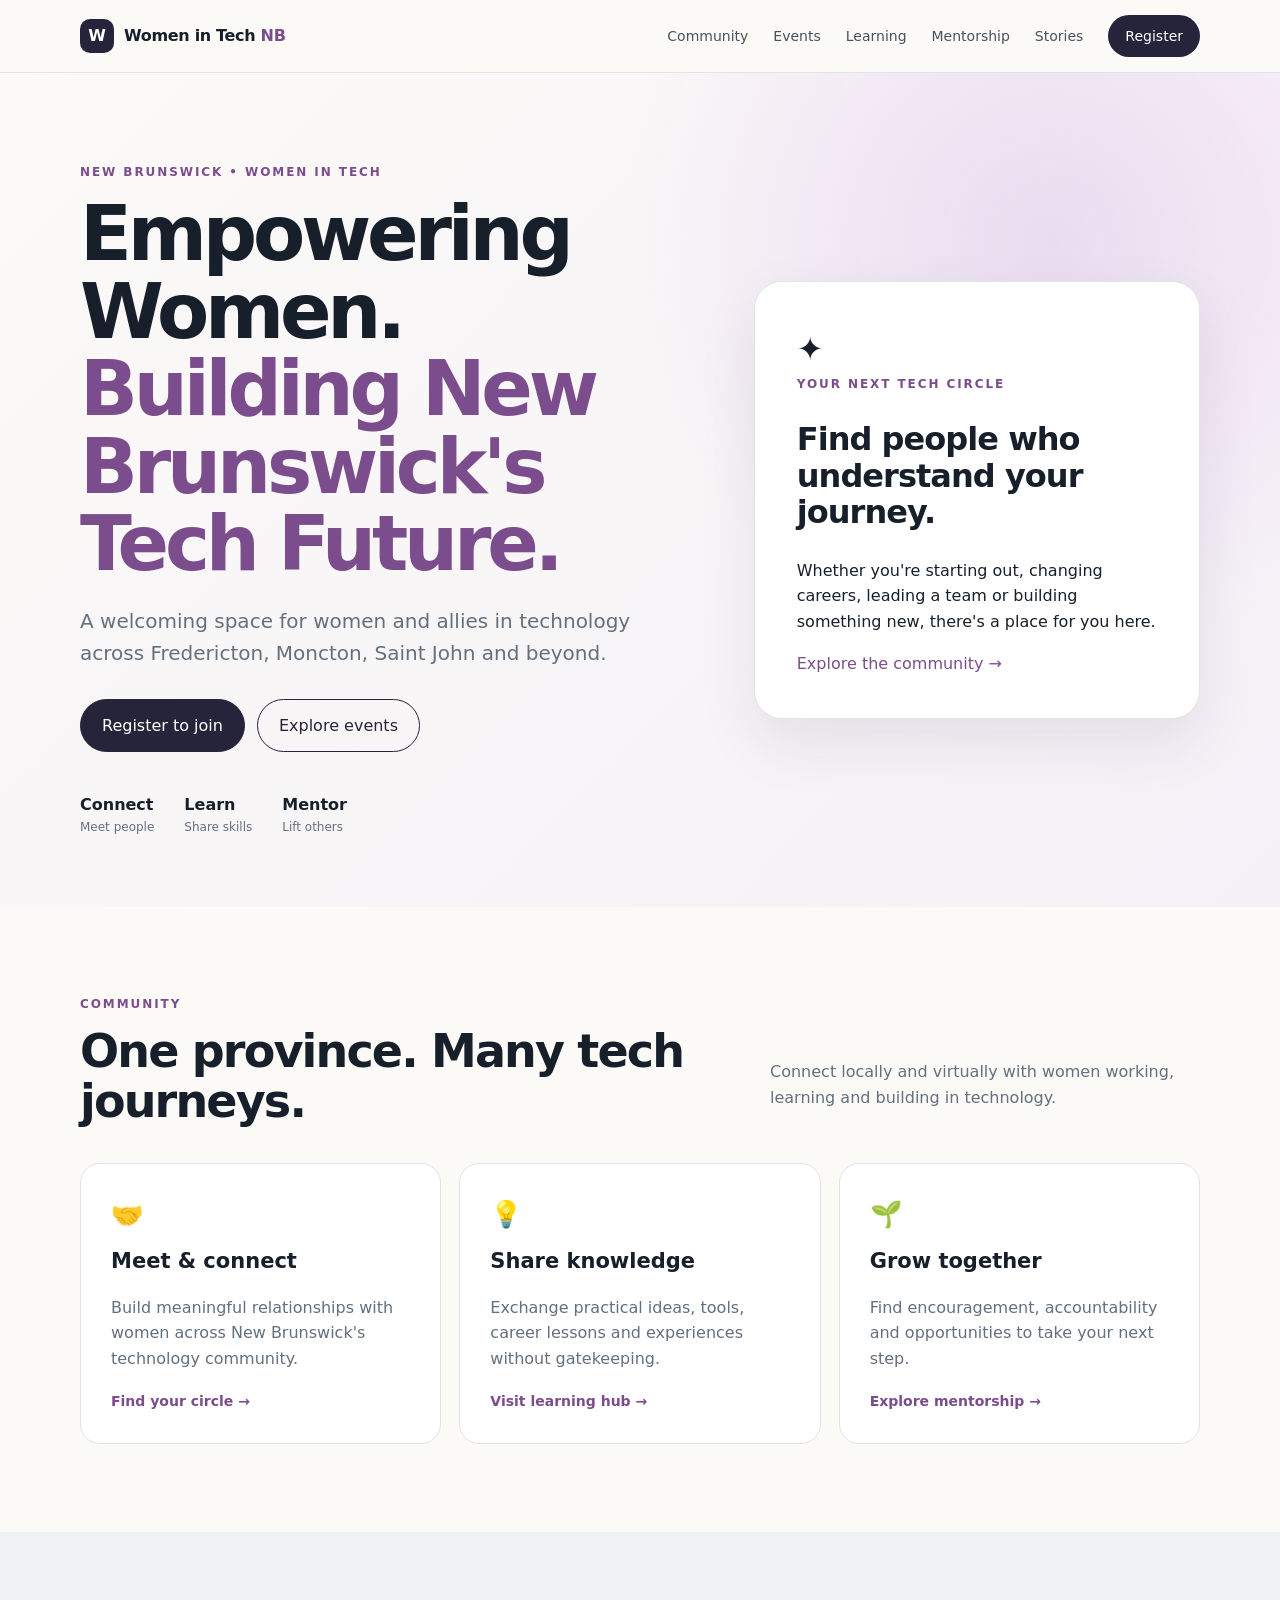
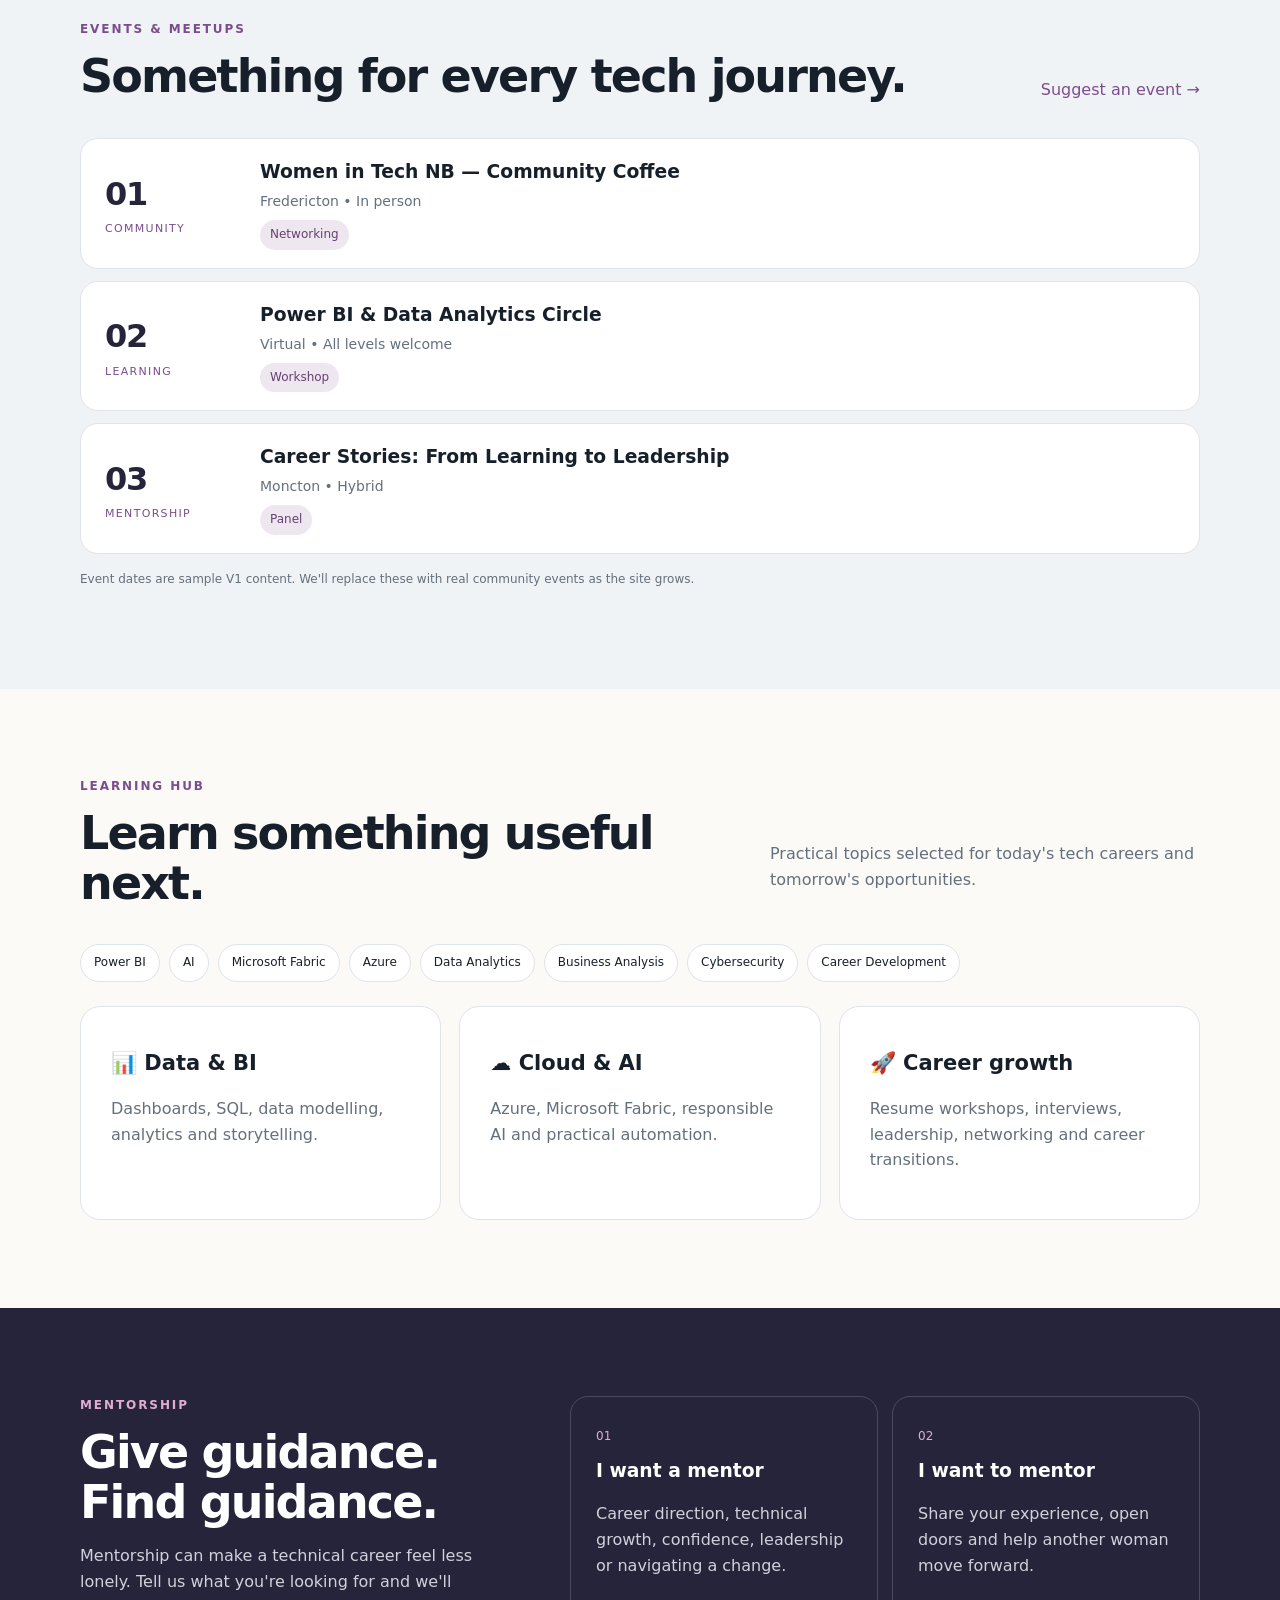
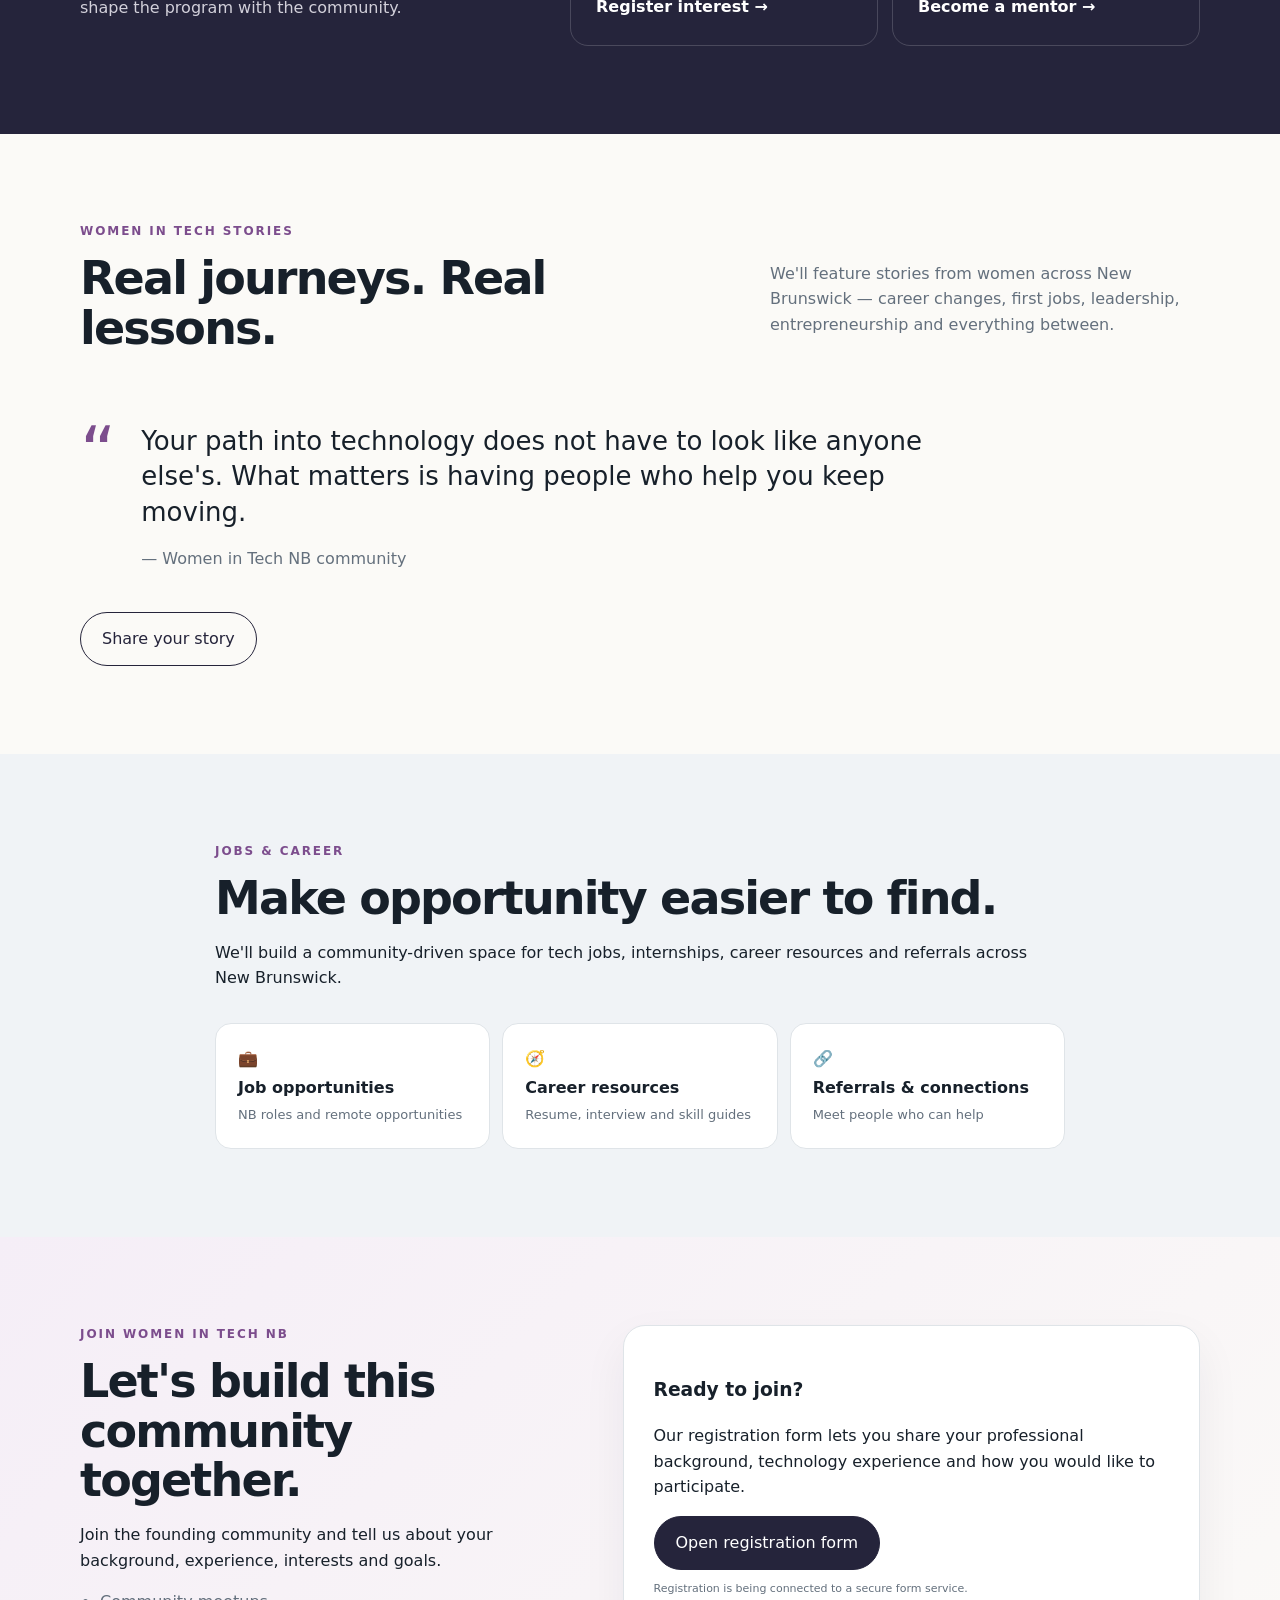
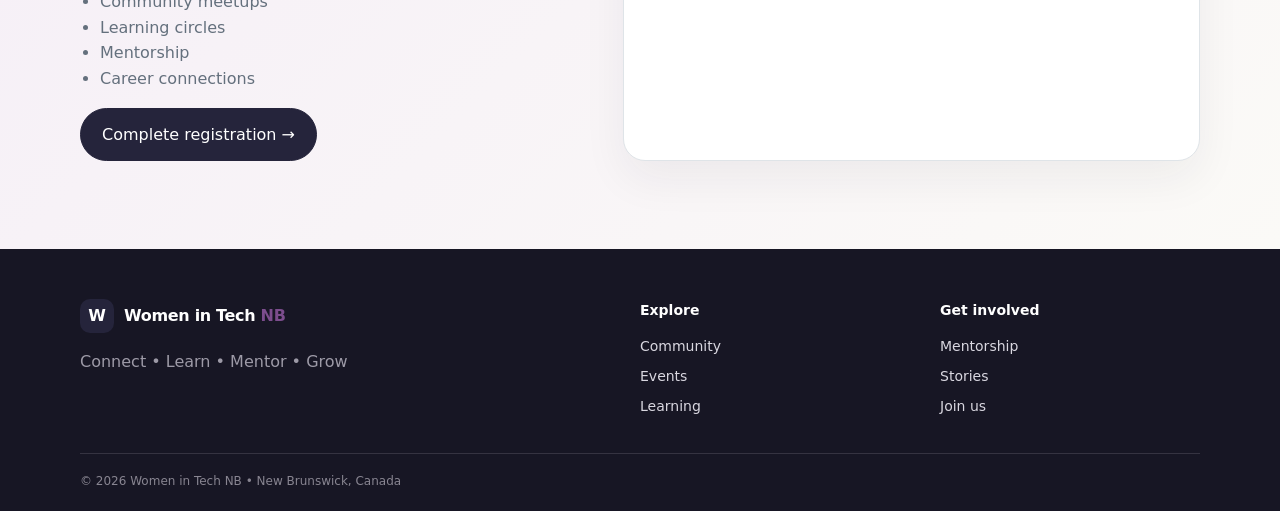
<file: index.html>
<!doctype html>
<html lang="en">
<head>
  <meta charset="utf-8">
  <meta name="viewport" content="width=device-width,initial-scale=1">
  <meta name="description" content="Women in Tech NB — connect, learn, mentor and grow across New Brunswick.">
  <title>Women in Tech NB | Empowering Women. Building New Brunswick's Tech Future.</title>
  <link rel="stylesheet" href="styles.css">
</head>
<body>
<header class="site-header">
  <div class="container nav-wrap">
    <a class="brand" href="#home" aria-label="Women in Tech NB home"><span class="brand-mark">W</span><span>Women in Tech <strong>NB</strong></span></a>
    <button class="menu-btn" aria-label="Open navigation" aria-expanded="false">☰</button>
    <nav id="nav">
      <a href="#community">Community</a><a href="#events">Events</a><a href="#learning">Learning</a><a href="#mentorship">Mentorship</a><a href="#stories">Stories</a><a class="nav-cta" href="registration.html">Register</a>
    </nav>
  </div>
</header>
<main>
<section id="home" class="hero">
  <div class="container hero-grid">
    <div>
      <p class="eyebrow">NEW BRUNSWICK • WOMEN IN TECH</p>
      <h1>Empowering Women.<br><span>Building New Brunswick's Tech Future.</span></h1>
      <p class="hero-copy">A welcoming space for women and allies in technology across Fredericton, Moncton, Saint John and beyond.</p>
      <div class="actions"><a class="button primary" href="registration.html">Register to join</a><a class="button secondary" href="#events">Explore events</a></div>
      <div class="mini-stats"><div><b>Connect</b><span>Meet people</span></div><div><b>Learn</b><span>Share skills</span></div><div><b>Mentor</b><span>Lift others</span></div></div>
    </div>
    <div class="hero-card">
      <div class="spark">✦</div>
      <p class="eyebrow">YOUR NEXT TECH CIRCLE</p>
      <h2>Find people who understand your journey.</h2>
      <p>Whether you're starting out, changing careers, leading a team or building something new, there's a place for you here.</p>
      <a href="#community" class="text-link">Explore the community →</a>
    </div>
  </div>
</section>
<section id="community" class="section">
  <div class="container">
    <div class="section-head"><div><p class="eyebrow">COMMUNITY</p><h2>One province. Many tech journeys.</h2></div><p>Connect locally and virtually with women working, learning and building in technology.</p></div>
    <div class="cards three">
      <article class="card"><span class="icon">🤝</span><h3>Meet & connect</h3><p>Build meaningful relationships with women across New Brunswick's technology community.</p><a href="registration.html">Find your circle →</a></article>
      <article class="card"><span class="icon">💡</span><h3>Share knowledge</h3><p>Exchange practical ideas, tools, career lessons and experiences without gatekeeping.</p><a href="#learning">Visit learning hub →</a></article>
      <article class="card"><span class="icon">🌱</span><h3>Grow together</h3><p>Find encouragement, accountability and opportunities to take your next step.</p><a href="#mentorship">Explore mentorship →</a></article>
    </div>
  </div>
</section>
<section id="events" class="section tinted">
  <div class="container">
    <div class="section-head"><div><p class="eyebrow">EVENTS & MEETUPS</p><h2>Something for every tech journey.</h2></div><a class="text-link" href="registration.html">Suggest an event →</a></div>
    <div class="events">
      <article class="event"><div class="date"><b>01</b><span>COMMUNITY</span></div><div><h3>Women in Tech NB — Community Coffee</h3><p>Fredericton • In person</p><span class="tag">Networking</span></div></article>
      <article class="event"><div class="date"><b>02</b><span>LEARNING</span></div><div><h3>Power BI & Data Analytics Circle</h3><p>Virtual • All levels welcome</p><span class="tag">Workshop</span></div></article>
      <article class="event"><div class="date"><b>03</b><span>MENTORSHIP</span></div><div><h3>Career Stories: From Learning to Leadership</h3><p>Moncton • Hybrid</p><span class="tag">Panel</span></div></article>
    </div>
    <p class="note">Event dates are sample V1 content. We'll replace these with real community events as the site grows.</p>
  </div>
</section>
<section id="learning" class="section">
  <div class="container">
    <div class="section-head"><div><p class="eyebrow">LEARNING HUB</p><h2>Learn something useful next.</h2></div><p>Practical topics selected for today's tech careers and tomorrow's opportunities.</p></div>
    <div class="chips"><span>Power BI</span><span>AI</span><span>Microsoft Fabric</span><span>Azure</span><span>Data Analytics</span><span>Business Analysis</span><span>Cybersecurity</span><span>Career Development</span></div>
    <div class="cards three learning-cards">
      <article class="card"><h3>📊 Data & BI</h3><p>Dashboards, SQL, data modelling, analytics and storytelling.</p></article>
      <article class="card"><h3>☁️ Cloud & AI</h3><p>Azure, Microsoft Fabric, responsible AI and practical automation.</p></article>
      <article class="card"><h3>🚀 Career growth</h3><p>Resume workshops, interviews, leadership, networking and career transitions.</p></article>
    </div>
  </div>
</section>
<section id="mentorship" class="section dark">
  <div class="container mentor-grid">
    <div><p class="eyebrow">MENTORSHIP</p><h2>Give guidance.<br>Find guidance.</h2><p>Mentorship can make a technical career feel less lonely. Tell us what you're looking for and we'll shape the program with the community.</p></div>
    <div class="mentor-options"><div><span>01</span><h3>I want a mentor</h3><p>Career direction, technical growth, confidence, leadership or navigating a change.</p><a href="registration.html">Register interest →</a></div><div><span>02</span><h3>I want to mentor</h3><p>Share your experience, open doors and help another woman move forward.</p><a href="registration.html">Become a mentor →</a></div></div>
  </div>
</section>
<section id="stories" class="section">
  <div class="container">
    <div class="section-head"><div><p class="eyebrow">WOMEN IN TECH STORIES</p><h2>Real journeys. Real lessons.</h2></div><p>We'll feature stories from women across New Brunswick — career changes, first jobs, leadership, entrepreneurship and everything between.</p></div>
    <article class="story"><div class="quote">“</div><div><p class="story-text">Your path into technology does not have to look like anyone else's. What matters is having people who help you keep moving.</p><p class="story-by">— Women in Tech NB community</p></div></article>
    <a class="button secondary" href="registration.html">Share your story</a>
  </div>
</section>
<section id="jobs" class="section tinted">
  <div class="container narrow"><p class="eyebrow">JOBS & CAREER</p><h2>Make opportunity easier to find.</h2><p>We'll build a community-driven space for tech jobs, internships, career resources and referrals across New Brunswick.</p><div class="career-grid"><div>💼 <b>Job opportunities</b><span>NB roles and remote opportunities</span></div><div>🧭 <b>Career resources</b><span>Resume, interview and skill guides</span></div><div>🔗 <b>Referrals & connections</b><span>Meet people who can help</span></div></div></div>
</section>
<section id="join" class="section join">
  <div class="container join-grid">
    <div><p class="eyebrow">JOIN WOMEN IN TECH NB</p><h2>Let's build this community together.</h2><p>Join the founding community and tell us about your background, experience, interests and goals.</p><ul><li>Community meetups</li><li>Learning circles</li><li>Mentorship</li><li>Career connections</li></ul><a class="button primary" href="registration.html">Complete registration →</a></div>
    <div class="form-card"><h3>Ready to join?</h3><p>Our registration form lets you share your professional background, technology experience and how you would like to participate.</p><a class="button primary" href="registration.html">Open registration form</a><small>Registration is being connected to a secure form service.</small></div>
  </div>
</section>
</main>
<footer><div class="container footer-grid"><div><a class="brand" href="#home"><span class="brand-mark">W</span><span>Women in Tech <strong>NB</strong></span></a><p>Connect • Learn • Mentor • Grow</p></div><div><b>Explore</b><a href="#community">Community</a><a href="#events">Events</a><a href="#learning">Learning</a></div><div><b>Get involved</b><a href="#mentorship">Mentorship</a><a href="#stories">Stories</a><a href="#join">Join us</a></div></div><div class="container copyright">© <span id="year"></span> Women in Tech NB • New Brunswick, Canada</div></footer>
<script src="script.js"></script>
</body>
</html>
</file>
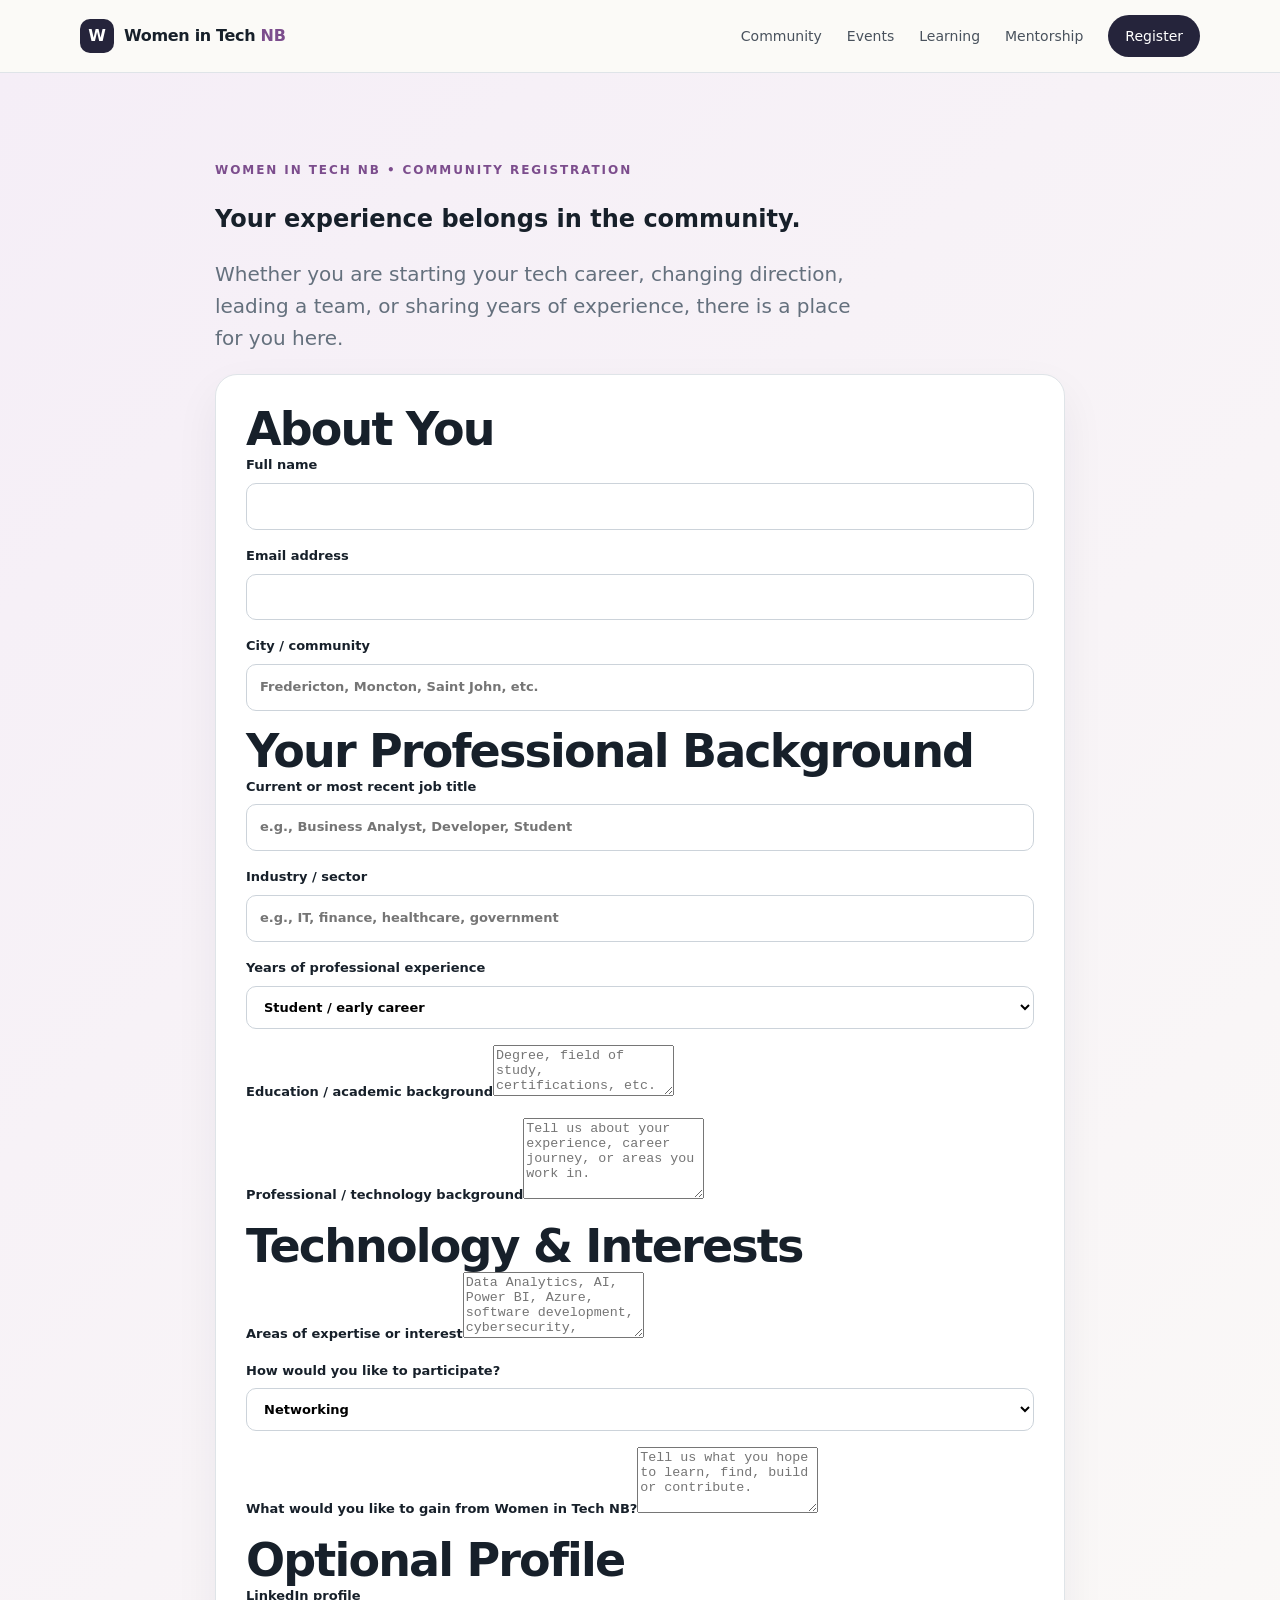
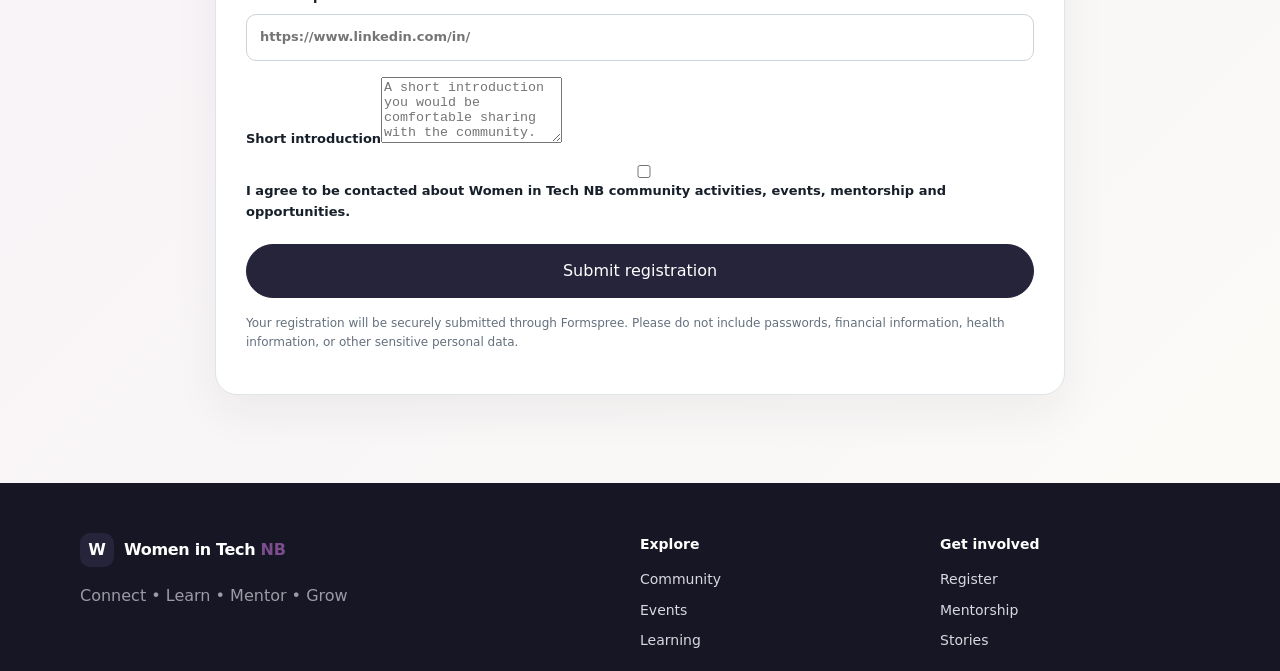
<file: registration.html>
<!doctype html>
<html lang="en">
<head>
<meta charset="utf-8"><meta name="viewport" content="width=device-width,initial-scale=1">
<meta name="description" content="Join Women in Tech NB — community registration.">
<title>Register | Women in Tech NB</title>
<link rel="stylesheet" href="styles.css">
</head>
<body>
<header class="site-header"><div class="container nav-wrap">
<a class="brand" href="index.html"><span class="brand-mark">W</span><span>Women in Tech <strong>NB</strong></span></a>
<nav><a href="index.html#community">Community</a><a href="index.html#events">Events</a><a href="index.html#learning">Learning</a><a href="index.html#mentorship">Mentorship</a><a class="nav-cta" href="registration.html">Register</a></nav>
</div></header>
<main>
<section class="section join"><div class="container narrow">
<p class="eyebrow">WOMEN IN TECH NB • COMMUNITY REGISTRATION</p>
<h1>Your experience belongs in the community.</h1>
<p class="hero-copy">Whether you are starting your tech career, changing direction, leading a team, or sharing years of experience, there is a place for you here.</p>
<form class="form-card registration-form" action="https://formspree.io/f/mrpbwdzv" method="POST">
<h2>About You</h2>
<label>Full name<input name="full_name" required></label>
<label>Email address<input name="email" type="email" required></label>
<label>City / community<input name="city" placeholder="Fredericton, Moncton, Saint John, etc." required></label>
<h2>Your Professional Background</h2>
<label>Current or most recent job title<input name="job_title" placeholder="e.g., Business Analyst, Developer, Student"></label>
<label>Industry / sector<input name="industry" placeholder="e.g., IT, finance, healthcare, government"></label>
<label>Years of professional experience<select name="experience"><option>Student / early career</option><option>0–2 years</option><option>3–5 years</option><option>6–10 years</option><option>11–15 years</option><option>16+ years</option></select></label>
<label>Education / academic background<textarea name="education" rows="3" placeholder="Degree, field of study, certifications, etc."></textarea></label>
<label>Professional / technology background<textarea name="background" rows="5" placeholder="Tell us about your experience, career journey, or areas you work in."></textarea></label>
<h2>Technology & Interests</h2>
<label>Areas of expertise or interest<textarea name="tech_interests" rows="4" placeholder="Data Analytics, AI, Power BI, Azure, software development, cybersecurity, business analysis, project management, etc."></textarea></label>
<label>How would you like to participate?<select name="participation"><option>Networking</option><option>Learning & workshops</option><option>I want a mentor</option><option>I want to mentor others</option><option>Speaking / sharing knowledge</option><option>Volunteering</option><option>Jobs & career opportunities</option><option>Multiple areas</option></select></label>
<label>What would you like to gain from Women in Tech NB?<textarea name="goals" rows="4" placeholder="Tell us what you hope to learn, find, build or contribute."></textarea></label>
<h2>Optional Profile</h2>
<label>LinkedIn profile<input name="linkedin" type="url" placeholder="https://www.linkedin.com/in/"></label>
<label>Short introduction<textarea name="bio" rows="4" placeholder="A short introduction you would be comfortable sharing with the community."></textarea></label>
<label class="check"><input type="checkbox" name="community_consent" value="Yes" required> I agree to be contacted about Women in Tech NB community activities, events, mentorship and opportunities.</label>
<input type="hidden" name="_subject" value="New Women in Tech NB registration">
<button class="button primary" type="submit">Submit registration</button>
<p class="note">Your registration will be securely submitted through Formspree. Please do not include passwords, financial information, health information, or other sensitive personal data.</p>
</form>
</div></section>
</main>
<footer><div class="container footer-grid"><div><a class="brand" href="index.html"><span class="brand-mark">W</span><span>Women in Tech <strong>NB</strong></span></a><p>Connect • Learn • Mentor • Grow</p></div><div><b>Explore</b><a href="index.html#community">Community</a><a href="index.html#events">Events</a><a href="index.html#learning">Learning</a></div><div><b>Get involved</b><a href="registration.html">Register</a><a href="index.html#mentorship">Mentorship</a><a href="index.html#stories">Stories</a></div></div></footer>
</body></html>
</file>
<file: styles.css>
:root{--ink:#17202a;--muted:#64707d;--cream:#fbfaf7;--paper:#fff;--soft:#f0f3f6;--line:#dfe4e8;--accent:#7c4d8d;--accent2:#d77a9a;--deep:#25243b;--max:1120px}*{box-sizing:border-box}html{scroll-behavior:smooth}body{margin:0;font-family:Inter,ui-sans-serif,system-ui,-apple-system,BlinkMacSystemFont,"Segoe UI",sans-serif;color:var(--ink);background:var(--cream);line-height:1.6}a{color:inherit;text-decoration:none}.container{width:min(calc(100% - 40px),var(--max));margin:auto}.site-header{position:sticky;top:0;z-index:10;background:rgba(251,250,247,.94);backdrop-filter:blur(12px);border-bottom:1px solid var(--line)}.nav-wrap{min-height:72px;display:flex;align-items:center;justify-content:space-between;gap:24px}.brand{display:flex;align-items:center;gap:10px;font-weight:700;letter-spacing:-.02em}.brand strong{color:var(--accent)}.brand-mark{display:grid;place-items:center;width:34px;height:34px;border-radius:10px;background:var(--deep);color:#fff;font-weight:800}nav{display:flex;align-items:center;gap:25px;font-size:14px}nav a{color:#49525d}nav a:hover,.text-link,.card a{color:var(--accent)}.nav-cta{padding:10px 17px;border-radius:999px;background:var(--deep);color:#fff!important}.menu-btn{display:none;border:0;background:none;font-size:25px}.hero{padding:90px 0 70px;background:radial-gradient(circle at 82% 20%,#eadcf0 0,transparent 34%),linear-gradient(135deg,#fbfaf7,#f5f0f7)}.hero-grid{display:grid;grid-template-columns:1.15fr .85fr;gap:70px;align-items:center}.eyebrow{font-size:12px;font-weight:800;letter-spacing:.16em;color:var(--accent);margin:0 0 13px}.hero h1{font-size:clamp(42px,6vw,76px);line-height:1.02;letter-spacing:-.055em;margin:0 0 22px}.hero h1 span{color:var(--accent)}.hero-copy{font-size:20px;color:var(--muted);max-width:650px}.actions{display:flex;gap:12px;flex-wrap:wrap;margin:30px 0}.button{display:inline-flex;align-items:center;justify-content:center;border-radius:999px;padding:13px 21px;font-weight:750;border:1px solid var(--deep);cursor:pointer;font:inherit}.primary{background:var(--deep);color:#fff}.secondary{background:transparent;color:var(--deep)}.mini-stats{display:flex;gap:30px;margin-top:40px}.mini-stats div{display:flex;flex-direction:column}.mini-stats span{font-size:12px;color:var(--muted)}.hero-card{background:var(--paper);border:1px solid var(--line);border-radius:28px;padding:42px;box-shadow:0 24px 60px rgba(37,36,59,.09)}.hero-card h2{font-size:32px;line-height:1.15;letter-spacing:-.03em}.spark{font-size:32px}.section{padding:88px 0}.tinted{background:var(--soft)}.section-head{display:flex;justify-content:space-between;align-items:end;gap:40px;margin-bottom:36px}.section-head h2,.narrow h2,.join h2,.mentor-grid h2{font-size:clamp(30px,4vw,46px);line-height:1.08;letter-spacing:-.04em;margin:0}.section-head>p{max-width:430px;color:var(--muted)}.cards{display:grid;gap:18px}.three{grid-template-columns:repeat(3,1fr)}.card{background:var(--paper);border:1px solid var(--line);border-radius:20px;padding:30px}.card h3{font-size:21px;margin:10px 0}.card p{color:var(--muted)}.card a{font-size:14px;font-weight:700}.icon{font-size:26px}.events{display:grid;gap:12px}.event{display:grid;grid-template-columns:130px 1fr;gap:25px;align-items:center;background:#fff;border:1px solid var(--line);border-radius:18px;padding:18px 24px}.date{font-size:11px;letter-spacing:.12em;color:var(--accent)}.date b{display:block;font-size:32px;letter-spacing:-.04em;color:var(--deep)}.event h3{margin:0 0 3px}.event p{margin:0;color:var(--muted);font-size:14px}.tag,.chips span{display:inline-block;border-radius:999px;background:#eee7f0;color:#654070;font-size:12px;padding:5px 10px;margin-top:8px}.note{font-size:12px;color:var(--muted);margin-top:16px}.chips{display:flex;gap:9px;flex-wrap:wrap;margin-bottom:24px}.chips span{margin:0;padding:8px 13px;background:#fff;border:1px solid var(--line);color:var(--ink)}.dark{background:var(--deep);color:#fff}.dark .eyebrow{color:#e0acd0}.dark p{color:#d2d0da}.mentor-grid{display:grid;grid-template-columns:.8fr 1.2fr;gap:70px;align-items:start}.mentor-options{display:grid;grid-template-columns:1fr 1fr;gap:14px}.mentor-options>div{border:1px solid rgba(255,255,255,.17);border-radius:18px;padding:25px}.mentor-options span{font-size:12px;color:#e0acd0}.mentor-options h3{margin:8px 0}.mentor-options a{font-weight:700;color:#fff}.story{display:flex;gap:25px;max-width:850px;padding:35px 0 25px}.quote{font-size:70px;line-height:.8;color:var(--accent)}.story-text{font-size:26px;line-height:1.35;margin:0}.story-by{color:var(--muted)}.narrow{max-width:850px}.career-grid{display:grid;grid-template-columns:repeat(3,1fr);gap:12px;margin-top:32px}.career-grid div{background:#fff;border:1px solid var(--line);border-radius:16px;padding:22px;display:flex;flex-direction:column;gap:4px}.career-grid span{font-size:13px;color:var(--muted)}.join{background:linear-gradient(135deg,#f5eef7,#fbfaf7)}.join-grid{display:grid;grid-template-columns:.9fr 1.1fr;gap:70px}.join ul{padding-left:20px;color:var(--muted)}.form-card{background:#fff;border:1px solid var(--line);border-radius:22px;padding:30px;box-shadow:0 18px 45px rgba(37,36,59,.06)}label{display:block;font-size:13px;font-weight:700;margin-bottom:16px}input,select{display:block;width:100%;margin-top:7px;padding:12px 13px;border:1px solid #ccd3da;border-radius:10px;background:#fff;font:inherit}form .button{width:100%;margin-top:5px}.form-message{font-weight:700;color:var(--accent);min-height:24px}small{display:block;color:var(--muted);font-size:11px;margin-top:10px}footer{background:#171624;color:#d9d7e0;padding:50px 0 20px}.footer-grid{display:grid;grid-template-columns:2fr 1fr 1fr;gap:40px}.footer-grid .brand{color:#fff}.footer-grid p{color:#9d9aa7}.footer-grid div:not(:first-child){display:flex;flex-direction:column;gap:8px;font-size:14px}.footer-grid b{color:#fff;margin-bottom:5px}.copyright{border-top:1px solid #353341;margin-top:35px;padding-top:18px;font-size:12px;color:#888591}@media(max-width:800px){.menu-btn{display:block}nav{display:none;position:absolute;top:72px;left:0;right:0;padding:18px 20px;background:var(--cream);border-bottom:1px solid var(--line);flex-direction:column;align-items:stretch}nav.open{display:flex}.hero-grid,.mentor-grid,.join-grid{grid-template-columns:1fr}.hero{padding-top:60px}.hero-grid{gap:35px}.three,.career-grid{grid-template-columns:1fr}.section{padding:65px 0}.section-head{display:block}.section-head>p{margin-top:14px}.mentor-options{grid-template-columns:1fr}.footer-grid{grid-template-columns:1fr 1fr}.hero-card{padding:28px}.event{grid-template-columns:80px 1fr}.mini-stats{gap:20px}}@media(max-width:480px){.container{width:min(calc(100% - 28px),var(--max))}.hero h1{font-size:44px}.footer-grid{grid-template-columns:1fr}.hero-card{border-radius:20px}.story-text{font-size:21px}}
</file>
